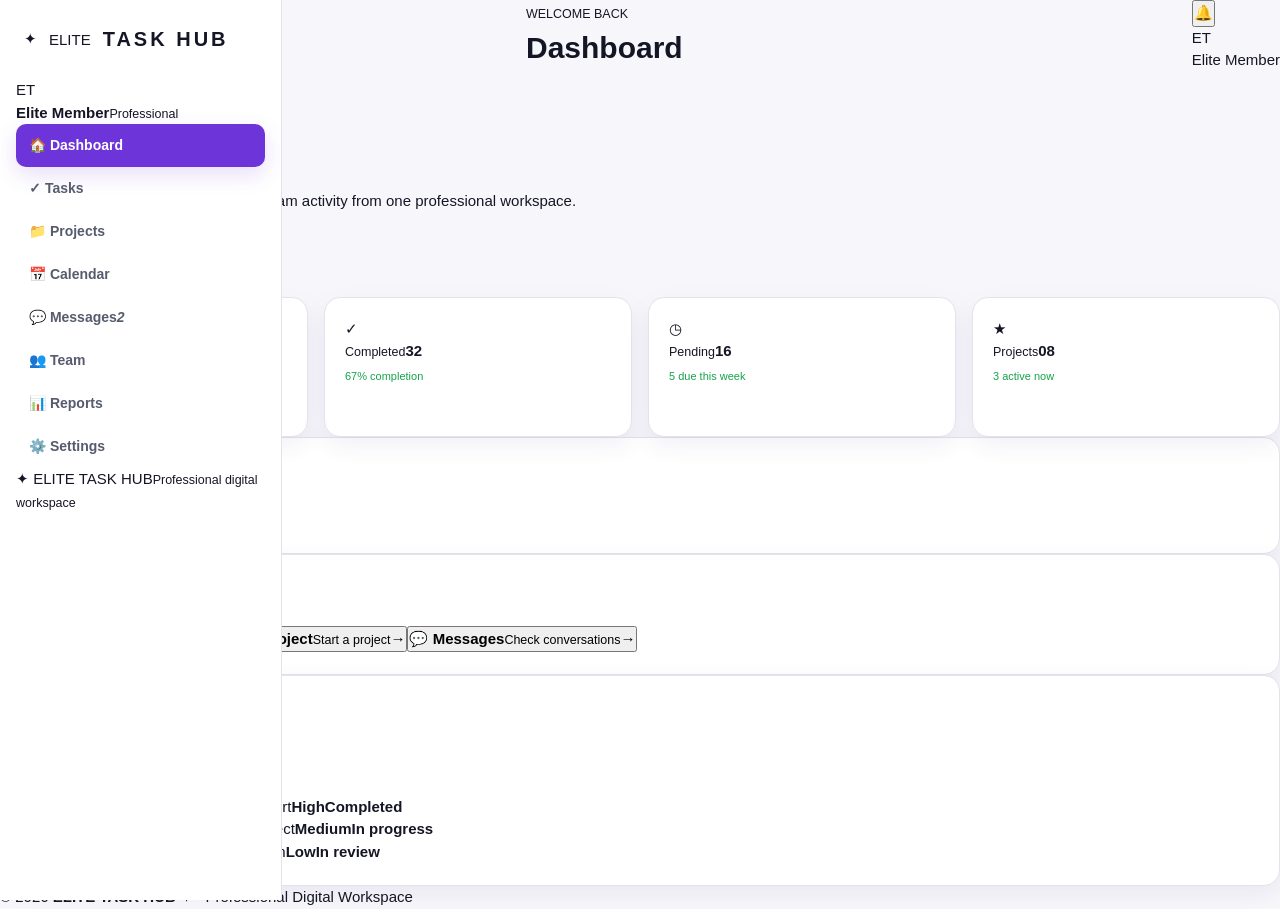
<file: index(1).html>
<!doctype html><html><head><meta charset="utf-8"><meta name="viewport" content="width=device-width,initial-scale=1"><title>ELITE TASK HUB ✦</title><link rel="icon" href="data:image/svg+xml,%3Csvg xmlns='http://www.w3.org/2000/svg' viewBox='0 0 100 100'%3E%3Crect width='100' height='100' rx='22' fill='%23080b16'/%3E%3Ctext x='50' y='68' text-anchor='middle' font-size='58' fill='%239b8cff'%3E✦%3C/text%3E%3C/svg%3E"><link rel="stylesheet" href="style.css"></head><body>
<div class="layout"><aside class="sidebar" id="sidebar"><div class="brand">✦ <span>ELITE</span> <b>TASK HUB</b></div><div class="member"><div class="avatar">ET</div><div><strong>Elite Member</strong><small>Professional</small></div></div><nav>
<button class="nav active" data-page="dashboard">🏠 Dashboard</button><button class="nav" data-page="tasks">✓ Tasks</button><button class="nav" data-page="projects">📁 Projects</button><button class="nav" data-page="calendar">📅 Calendar</button><button class="nav" data-page="messages">💬 Messages <i>2</i></button><button class="nav" data-page="team">👥 Team</button><button class="nav" data-page="reports">📊 Reports</button><button class="nav" data-page="settings">⚙️ Settings</button></nav><div class="side-note">✦ ELITE TASK HUB<small>Professional digital workspace</small></div></aside>
<main class="main"><header class="topbar"><button class="menu" id="menu">☰</button><div><small class="overline">WELCOME BACK</small><h1 id="title">Dashboard</h1></div><div class="topright"><button class="bell">🔔</button><div class="user"><div class="avatar sm">ET</div><span>Elite Member</span></div></div></header>
<section class="page active" id="dashboard"><div class="hero"><div><label>✦ ELITE TASK HUB</label><h2>Your work,<br><span>beautifully organized.</span></h2><p>Manage tasks, projects, messages and team activity from one professional workspace.</p><button class="primary" data-go="tasks">View My Tasks →</button></div><div class="spark">✦</div></div>
<div class="stats"><div class="stat"><div class="ico violet">✓</div><small>Total Tasks</small><strong>48</strong><em>+12% this month</em></div><div class="stat"><div class="ico blue">✓</div><small>Completed</small><strong>32</strong><em>67% completion</em></div><div class="stat"><div class="ico pink">◷</div><small>Pending</small><strong>16</strong><em>5 due this week</em></div><div class="stat"><div class="ico gold">★</div><small>Projects</small><strong>08</strong><em>3 active now</em></div></div>
<div class="two"><div class="panel"><div class="panelhead"><div><h3>Task Progress</h3><small>Weekly overview</small></div></div><div class="chart"><div class="bars"><span style="height:42%"></span><span style="height:64%"></span><span style="height:50%"></span><span style="height:78%"></span><span style="height:58%"></span><span style="height:88%"></span><span style="height:72%"></span></div><div class="days"><b>Mon</b><b>Tue</b><b>Wed</b><b>Thu</b><b>Fri</b><b>Sat</b><b>Sun</b></div></div></div>
<div class="panel"><div class="panelhead"><div><h3>Quick Actions</h3><small>Jump right in</small></div></div><div class="quick"><button data-go="tasks">✓ <span><b>New Task</b><small>Create a task</small></span>→</button><button data-go="projects">📁 <span><b>New Project</b><small>Start a project</small></span>→</button><button data-go="messages">💬 <span><b>Messages</b><small>Check conversations</small></span>→</button></div></div></div>
<div class="panel"><div class="panelhead"><div><h3>Recent Tasks</h3><small>Your latest activity</small></div><button class="link" data-go="tasks">View all →</button></div><div class="table"><div class="tr th"><span>Task</span><span>Project</span><span>Priority</span><span>Status</span></div><div class="tr"><span>Finalize business report</span><span>Business Report</span><b class="priority high">High</b><b class="status done">Completed</b></div><div class="tr"><span>Update product spreadsheet</span><span>Data Project</span><b class="priority medium">Medium</b><b class="status progress">In progress</b></div><div class="tr"><span>Review presentation slides</span><span>Presentation</span><b class="priority low">Low</b><b class="status review">In review</b></div></div></div></section>
<section class="page" id="tasks"><div class="intro"><label>TASKS</label><h2>My Tasks</h2><p>Stay on top of your daily work.</p></div><div class="taskgrid"><div class="task"><b>Finalize business report</b><span>📄 Business Report</span><strong class="high">HIGH</strong><small>Due today • 100%</small></div><div class="task"><b>Update product spreadsheet</b><span>📊 Data Project</span><strong class="medium">MEDIUM</strong><small>Due tomorrow • 72%</small></div><div class="task"><b>Review presentation slides</b><span>🎨 Presentation</span><strong class="low">LOW</strong><small>Due Aug 20 • 88%</small></div><div class="task"><b>Proofread final document</b><span>📝 Documents</span><strong class="medium">MEDIUM</strong><small>Due Aug 22 • 40%</small></div></div></section>
<section class="page" id="projects"><div class="intro"><label>PROJECTS</label><h2>My Projects</h2><p>Track active and completed projects.</p></div><div class="cards"><article>📄<h3>Business Report</h3><p>Documents</p><div class="line"><i style="width:100%"></i></div><small>Completed · 100%</small></article><article>📊<h3>Data Project</h3><p>Data Organization</p><div class="line"><i style="width:72%"></i></div><small>In progress · 72%</small></article><article>🎨<h3>Presentation</h3><p>Design</p><div class="line"><i style="width:88%"></i></div><small>In review · 88%</small></article></div></section>
<section class="page" id="calendar"><div class="intro"><label>CALENDAR</label><h2>August 2026</h2><p>Your upcoming deadlines and events.</p></div><div class="calendar"><div class="calhead">MON TUE WED THU FRI SAT SUN</div><div class="calgrid"><div class='day '>1</div><div class='day '>2</div><div class='day '>3</div><div class='day '>4</div><div class='day '>5</div><div class='day '>6</div><div class='day '>7</div><div class='day '>8</div><div class='day '>9</div><div class='day '>10</div><div class='day '>11</div><div class='day '>12</div><div class='day '>13</div><div class='day '>14</div><div class='day '>15</div><div class='day '>16</div><div class='day today'>17</div><div class='day '>18</div><div class='day '>19</div><div class='day '>20</div><div class='day '>21</div><div class='day '>22</div><div class='day '>23</div><div class='day '>24</div><div class='day '>25</div><div class='day '>26</div><div class='day '>27</div><div class='day '>28</div><div class='day '>29</div><div class='day '>30</div><div class='day '>31</div></div></div></section>
<section class="page" id="messages"><div class="intro"><label>MESSAGES</label><h2>Messages</h2><p>Stay connected with your workspace.</p></div><div class="messages"><div class="msg"><div class="avatar">ES</div><div><b>Elite Support</b><p>Your document request has been received.</p><small>Today · 10:42 AM</small></div><strong>NEW</strong></div><div class="msg"><div class="avatar bluebg">PD</div><div><b>Project Desk</b><p>Your presentation is now in review.</p><small>Yesterday · 4:20 PM</small></div></div></div></section>
<section class="page" id="team"><div class="intro"><label>TEAM</label><h2>Team Members</h2><p>Your workspace team.</p></div><div class="cards"><article><div class="avatar">ET</div><h3>Elite Member</h3><p>Owner · Professional</p><b>Active</b></article><article><div class="avatar bluebg">DS</div><h3>Design Support</h3><p>Designer</p><b>Active</b></article><article><div class="avatar pinkbg">PS</div><h3>Project Support</h3><p>Project Manager</p><b>Active</b></article></div></section>
<section class="page" id="reports"><div class="intro"><label>REPORTS</label><h2>Reports & Analytics</h2><p>Workspace performance overview.</p></div><div class="stats"><div class="stat"><div class="ico violet">✓</div><small>Completion Rate</small><strong>67%</strong><em>+8% this month</em></div><div class="stat"><div class="ico blue">◷</div><small>On Time</small><strong>91%</strong><em>Excellent</em></div><div class="stat"><div class="ico pink">★</div><small>Quality Score</small><strong>4.9</strong><em>Outstanding</em></div></div></section>
<section class="page" id="settings"><div class="intro"><label>SETTINGS</label><h2>Settings</h2><p>Customize your workspace preferences.</p></div><div class="settings"><div><b>🔔 Notifications</b><span>Receive project and task updates</span><input type="checkbox" checked></div><div><b>🌙 Dark Mode</b><span>Use the premium dark workspace theme</span><input type="checkbox" checked></div><div><b>✉️ Email Updates</b><span>Receive important workspace emails</span><input type="checkbox"></div></div></section>
<footer>© 2026 <b>ELITE TASK HUB ✦</b> · Professional Digital Workspace</footer></main></div><script src="script.js"></script></body></html>
</file>
<file: style.css>
*{
    box-sizing:border-box;
    margin:0;
    padding:0;
}

:root{
    --bg:#f7f7fb;
    --surface:#ffffff;
    --surface-2:#faf9fd;
    --text:#151625;
    --text-soft:#606579;
    --muted:#9298aa;
    --border:#e4e2eb;

    --purple:#6d35d9;
    --purple-dark:#5122b8;
    --purple-light:#8b5cf6;
    --purple-soft:#f0eaff;

    --success:#16a34a;
    --danger:#dc2626;

    --shadow:0 8px 25px rgba(57,31,112,.07);
    --shadow-purple:0 8px 22px rgba(109,53,217,.16);

    --radius:16px;
}

html{
    scroll-behavior:smooth;
}

body{
    min-height:100vh;
    background:var(--bg);
    color:var(--text);
    font-family:Inter,"Segoe UI",Arial,sans-serif;
    font-size:15px;
    line-height:1.5;
    overflow-x:hidden;
}

button,
input,
textarea,
select{
    font:inherit;
}

button{
    cursor:pointer;
}

img{
    max-width:100%;
    display:block;
}

button,
a{
    -webkit-tap-highlight-color:transparent;
}


/* =========================================================
   APP
========================================================= */

.app-shell{
    min-height:100vh;
    width:100%;
    display:flex;
}


/* =========================================================
   SIDEBAR
========================================================= */

.sidebar{
    position:fixed;
    left:0;
    top:0;
    bottom:0;

    width:282px;
    min-width:282px;

    background:var(--surface);
    border-right:1px solid var(--border);

    padding:24px 16px;

    overflow-y:auto;

    z-index:2000;

    display:flex;
    flex-direction:column;

    transition:transform .25s ease;
}

.sidebar::-webkit-scrollbar{
    width:7px;
}

.sidebar::-webkit-scrollbar-thumb{
    background:#ddd6f2;
    border-radius:20px;
}


/* =========================================================
   BRAND
========================================================= */

.brand{
    width:100%;
    border:0;
    background:transparent;

    display:flex;
    align-items:center;
    gap:12px;

    padding:0 8px 25px;

    text-align:left;

    color:var(--text);
}

.brand img{
    width:48px;
    height:48px;
    object-fit:cover;
    border-radius:50%;
}

.brand span{
    display:flex;
    flex-direction:column;
    line-height:1;
}

.brand b{
    font-size:20px;
    letter-spacing:3px;
    font-weight:900;
}

.brand small{
    margin-top:6px;
    font-size:9px;
    letter-spacing:2px;
    color:#9a94ad;
}


/* =========================================================
   PROFILE
========================================================= */

.profile-mini{
    display:flex;
    align-items:center;
    gap:11px;

    padding:15px 8px;

    border-bottom:1px solid var(--border);

    margin-bottom:18px;
}

.profile-mini .avatar-img{
    width:46px;
    height:46px;
    min-width:46px;

    border-radius:50%;
    object-fit:cover;

    border:2px solid #eee8ff;
}

.profile-mini div{
    min-width:0;
}

.profile-mini strong{
    display:block;

    font-size:13px;
    font-weight:800;

    color:var(--text);

    white-space:nowrap;
    overflow:hidden;
    text-overflow:ellipsis;
}

.profile-mini span:not(.online-dot){
    display:block;

    color:var(--muted);

    font-size:11px;

    margin-top:3px;
}

.online-dot{
    margin-left:auto;
    color:#22c55e;
    font-size:11px;
}


/* =========================================================
   NAV
========================================================= */

.sidebar-nav{
    flex:1;
    overflow-y:auto;

    display:flex;
    flex-direction:column;
    gap:4px;
}

.section-title{
    color:#9298a8;
    font-size:10px;
    font-weight:800;
    letter-spacing:1.8px;

    margin:10px 10px 5px;
}

.nav{
    width:100%;

    min-height:43px;

    display:flex;
    align-items:center;

    padding:10px 13px;

    border:0;
    border-radius:10px;

    background:transparent;
    color:#565b6d;

    font-size:14px;
    font-weight:600;

    text-align:left;

    transition:.18s ease;
}

.nav:hover{
    background:#f5f1ff;
    color:var(--purple);
}

.nav.active{
    background:var(--purple);
    color:#fff !important;
    box-shadow:var(--shadow-purple);
}


/* =========================================================
   SIDEBAR FOOTER
========================================================= */

.sidebar-footer{
    margin-top:18px;
    padding-top:13px;

    border-top:1px solid var(--border);

    display:flex;
    flex-direction:column;
    gap:4px;
}

.side-action{
    width:100%;
    min-height:43px;

    border:0;
    background:transparent;

    border-radius:10px;

    padding:10px 13px;

    color:#565b6d;

    font-size:14px;
    font-weight:600;

    text-align:left;

    transition:.18s ease;
}

.side-action:hover{
    background:#f5f1ff;
    color:var(--purple);
}

.side-action.danger{
    color:var(--danger);
}

.side-action.danger:hover{
    background:#fff1f2;
}


/* =========================================================
   MAIN
========================================================= */

.main-content{
    margin-left:282px;

    width:calc(100% - 282px);

    min-height:100vh;

    padding:34px;
}


/* =========================================================
   TOPBAR
========================================================= */

.topbar{
    display:flex;
    align-items:center;
    justify-content:space-between;

    gap:20px;

    margin-bottom:28px;
}

.topbar-left{
    display:flex;
    align-items:center;
    gap:10px;
}

.eyebrow{
    display:block;

    color:var(--purple-light);

    font-size:11px;
    font-weight:800;

    letter-spacing:2px;
    text-transform:uppercase;
}

#pageTitle{
    margin-top:4px;

    font-size:30px;
    line-height:1.15;

    font-weight:850;

    color:var(--text);
}

.top-actions{
    display:flex;
    align-items:center;
    gap:10px;
}

.icon-btn{
    width:44px;
    height:44px;

    border:1px solid var(--border);
    border-radius:12px;

    background:var(--surface);
    color:var(--text);

    display:grid;
    place-items:center;

    box-shadow:var(--shadow);

    transition:.18s ease;
}

.icon-btn:hover{
    border-color:#cbb9f7;
    color:var(--purple);
}

.top-user{
    min-height:46px;

    display:flex;
    align-items:center;
    gap:10px;

    padding:4px 14px 4px 5px;

    border:1px solid var(--border);
    border-radius:14px;

    background:var(--surface);

    color:var(--text);

    font-weight:700;
}

.top-user img{
    width:38px;
    height:38px;

    border-radius:50%;
    object-fit:cover;
}

.outline-danger{
    min-height:44px;

    padding:0 16px;

    border:1px solid #fecaca;
    border-radius:12px;

    background:var(--surface);

    color:#dc2626;

    font-weight:700;
}

.outline-danger:hover{
    background:#fff1f2;
}

.mobile-menu-btn{
    display:none;

    width:44px;
    height:44px;

    border:1px solid var(--border);
    border-radius:12px;

    background:var(--surface);
    color:var(--text);

    font-size:21px;
}


/* =========================================================
   SIDEBAR MOBILE OVERLAY
========================================================= */

.sidebar-overlay{
    display:none;

    position:fixed;
    inset:0;

    background:rgba(0,0,0,.45);

    z-index:1900;
}

body.menu-open{
    overflow:hidden;
}

body.menu-open .sidebar-overlay{
    display:block;
}


/* =========================================================
   PAGES
========================================================= */

.page{
    display:none;
}

.page.active{
    display:block;
}


/* =========================================================
   BADGE
========================================================= */

.mode-badge{
    display:inline-flex;
    align-items:center;

    padding:7px 13px;

    border-radius:999px;

    background:var(--purple-soft);
    color:var(--purple);

    font-size:11px;
    font-weight:800;

    letter-spacing:1px;

    margin-bottom:13px;
}

.client-badge{
    background:#fff4d6;
    color:#9a6900;
}


/* =========================================================
   HERO
========================================================= */

.hero-card{
    position:relative;

    min-height:270px;

    display:flex;
    align-items:center;
    justify-content:space-between;

    overflow:hidden;

    background:var(--surface);

    border:1px solid #ded5f6;
    border-radius:18px;

    padding:38px;

    box-shadow:var(--shadow);
}

.hero-card::before{
    content:"";

    position:absolute;

    width:420px;
    height:300px;

    right:-80px;
    top:-80px;

    background:radial-gradient(
        circle,
        rgba(139,92,246,.20),
        rgba(139,92,246,.08) 45%,
        transparent 72%
    );

    pointer-events:none;
}

.hero-copy{
    position:relative;
    z-index:2;

    max-width:68%;
}

.hero-copy h2{
    color:var(--text);

    font-size:34px;
    line-height:1.2;

    font-weight:850;

    margin-bottom:14px;
}

.hero-copy h2 span{
    color:var(--purple-light);
}

.hero-copy p{
    color:var(--text-soft);

    font-size:15px;
    line-height:1.7;

    max-width:720px;

    margin-bottom:22px;
}

.hero-buttons{
    display:flex;
    gap:10px;
    flex-wrap:wrap;
}

.primary,
.secondary,
.danger{
    min-height:44px;

    padding:10px 18px;

    border-radius:10px;

    font-weight:700;

    transition:.18s ease;
}

.primary{
    border:0;

    background:var(--purple);
    color:#fff;

    box-shadow:var(--shadow-purple);
}

.primary:hover{
    background:var(--purple-dark);
    transform:translateY(-1px);
}

.secondary{
    border:1px solid var(--border);

    background:var(--surface);
    color:var(--text);
}

.secondary:hover{
    border-color:#c9b6f5;
    color:var(--purple);
}

.danger{
    border:0;

    background:#fff1f2;
    color:#dc2626;
}


/* =========================================================
   HERO ART
========================================================= */

.hero-art{
    position:relative;
    z-index:2;

    width:270px;
    height:190px;

    display:flex;
    align-items:center;
    justify-content:center;

    flex-shrink:0;
}

.glow{
    position:absolute;

    width:220px;
    height:170px;

    border-radius:50%;

    background:radial-gradient(
        circle,
        rgba(139,92,246,.18),
        transparent 70%
    );
}

.hero-person{
    position:relative;
    z-index:2;

    width:92px;
    height:92px;

    display:grid;
    place-items:center;

    border-radius:18px;

    background:var(--surface);

    font-size:50px;

    box-shadow:0 10px 30px rgba(49,32,91,.12);
}

.hero-float{
    position:absolute;
    z-index:3;

    width:52px;
    height:52px;

    display:grid;
    place-items:center;

    background:var(--surface);

    border-radius:14px;

    box-shadow:0 8px 20px rgba(49,32,91,.12);

    font-size:22px;
}

.hero-float.one{
    top:10px;
    right:10px;
}

.hero-float.two{
    bottom:5px;
    left:18px;

    color:#16a34a;
}


/* =========================================================
   STATS
========================================================= */

.stats{
    display:grid;

    grid-template-columns:repeat(4,minmax(0,1fr));

    gap:16px;

    margin-top:18px;
}

.stat{
    background:var(--surface);

    border:1px solid var(--border);

    border-radius:16px;

    padding:20px;

    min-height:140px;

    box-shadow:var(--shadow);
}

.stat .icon{
    font-size:21px;
}

.stat h3{
    color:var(--text);

    font-size:24px;

    margin:8px 0 2px;
}

.stat p{
    color:var(--muted);

    font-size:13px;
}

.stat em{
    display:block;

    color:var(--success);

    font-size:11px;

    margin-top:5px;

    font-style:normal;
}


/* =========================================================
   DASHBOARD
========================================================= */

.dashboard-grid{
    display:grid;

    grid-template-columns:1.15fr .85fr;

    gap:18px;

    margin-top:18px;
}

.panel{
    background:var(--surface);

    border:1px solid var(--border);

    border-radius:16px;

    padding:22px;

    box-shadow:var(--shadow);
}

.panel-head{
    display:flex;

    align-items:center;
    justify-content:space-between;

    gap:15px;

    margin-bottom:18px;
}

.panel-head h3{
    color:var(--text);

    font-size:18px;
    font-weight:800;
}

.panel-head p{
    color:var(--muted);

    font-size:12px;

    margin-top:2px;
}

.text-link{
    border:0;
    background:transparent;

    color:var(--purple-light);

    font-size:13px;
    font-weight:700;
}


/* =========================================================
   ACTIVITY
========================================================= */

.activity-row{
    display:flex;

    gap:10px;

    padding:11px 0;

    border-bottom:1px solid var(--border);
}

.activity-row:last-child{
    border-bottom:0;
}

.activity-icon{
    width:34px;
    height:34px;

    min-width:34px;

    border-radius:9px;

    background:var(--purple-soft);

    display:grid;
    place-items:center;
}

.activity-row strong{
    color:var(--text);

    display:block;
}

.activity-row span{
    display:block;

    color:var(--muted);

    font-size:11px;

    margin-top:3px;
}


/* =========================================================
   PAGE HEADINGS
========================================================= */

.page-heading{
    margin-bottom:22px;
}

.page-heading span{
    color:var(--purple-light);

    font-size:11px;
    font-weight:800;

    letter-spacing:2px;
}

.page-heading h2{
    color:var(--text);

    font-size:28px;
    font-weight:850;

    margin-top:4px;
}

.page-heading p{
    color:var(--muted);

    margin-top:4px;
}


/* =========================================================
   CARDS
========================================================= */

.card-grid{
    display:grid;

    grid-template-columns:
        repeat(2,minmax(0,1fr));

    gap:16px;
}

.card,
.job-card,
.application-card,
.project-card{
    background:var(--surface);

    border:1px solid var(--border);

    border-radius:14px;

    padding:18px;

    box-shadow:var(--shadow);

    transition:.18s ease;
}

.card:hover,
.job-card:hover,
.application-card:hover,
.project-card:hover{
    border-color:#d4c5f4;

    transform:translateY(-2px);
}

.card h3,
.job-card h3,
.application-card h3,
.project-card h3{
    color:var(--text);

    font-size:16px;

    font-weight:800;

    margin-bottom:7px;
}

.card p,
.job-card p,
.application-card p,
.project-card p{
    color:var(--text-soft);

    font-size:13px;

    line-height:1.55;
}

.meta{
    display:flex;
    flex-wrap:wrap;

    gap:7px;

    margin:13px 0;
}

.pill{
    padding:5px 8px;

    border-radius:20px;

    background:var(--purple-soft);

    color:var(--text-soft);

    font-size:10px;
}

.pill.accepted{
    color:#15803d;
}

.pill.rejected{
    color:#dc2626;
}

.card-actions{
    display:flex;

    gap:8px;

    margin-top:13px;

    flex-wrap:wrap;
}

.loading,
.empty{
    padding:35px 20px;

    text-align:center;

    color:var(--muted);
}


/* =========================================================
   PROFILE
========================================================= */

.profile-layout{
    display:grid;

    grid-template-columns:360px 1fr;

    gap:18px;

    align-items:start;
}

.form-panel{
    background:var(--surface);

    border:1px solid var(--border);

    border-radius:16px;

    padding:25px;

    box-shadow:var(--shadow);
}

.profile-preview-card{
    text-align:center;
}

.profile-photo{
    width:150px;
    height:150px;

    border-radius:50%;

    overflow:hidden;

    border:4px solid #8b4fff;

    margin:4px auto 16px;

    background:#eee;

    display:flex;
    align-items:center;
    justify-content:center;
}

.profile-large{
    width:100%;
    height:100%;

    border-radius:50%;

    object-fit:cover;
}

.profile-photo-actions{
    display:flex;

    justify-content:center;

    gap:8px;

    flex-wrap:wrap;

    margin-bottom:10px;
}

.photo-button{
    display:inline-flex;

    align-items:center;
    justify-content:center;

    cursor:pointer;
}

.muted{
    color:var(--muted);

    font-size:12px;
}

.profile-preview-info{
    width:100%;

    margin-top:20px;

    padding-top:20px;

    border-top:1px solid var(--border);
}

.profile-preview-info h3{
    color:var(--text);

    font-size:21px;

    font-weight:800;
}

.profile-preview-info p{
    color:var(--text-soft);

    margin-top:5px;

    overflow-wrap:anywhere;
}

.profile-preview-info p:first-of-type{
    color:var(--purple);
    font-weight:700;
}


/* =========================================================
   FORMS
========================================================= */

.form-panel h3{
    color:var(--text);

    font-size:20px;

    font-weight:800;
}

.form-grid{
    display:grid;

    grid-template-columns:1fr 1fr;

    gap:16px;

    margin-top:20px;
}

.form-grid label{
    color:var(--text);

    font-size:13px;
    font-weight:700;
}

.form-grid label.full{
    grid-column:1/-1;
}

.form-grid input,
.form-grid textarea,
.form-grid select{
    display:block;

    width:100%;

    margin-top:7px;

    border:1px solid var(--border);

    border-radius:10px;

    background:var(--surface);

    color:var(--text);

    padding:11px 13px;

    outline:none;
}

.form-grid textarea{
    min-height:120px;

    resize:vertical;
}

.form-grid input:focus,
.form-grid textarea:focus,
.form-grid select:focus{
    border-color:var(--purple-light);

    box-shadow:
        0 0 0 3px rgba(139,92,246,.10);
}

.form-actions{
    display:flex;

    align-items:center;

    gap:12px;

    margin-top:20px;
}

.form-message{
    font-size:13px;

    font-weight:600;
}


/* =========================================================
   MESSAGES
========================================================= */

.messages-layout{
    display:grid;

    grid-template-columns:300px 1fr;

    min-height:520px;

    gap:0;

    background:var(--surface);

    border:1px solid var(--border);

    border-radius:16px;

    overflow:hidden;

    box-shadow:var(--shadow);
}

.conversation-list{
    border-right:1px solid var(--border);

    overflow-y:auto;
}

.conversation{
    padding:13px;

    border-bottom:1px solid var(--border);

    cursor:pointer;
}

.conversation:hover,
.conversation.active{
    background:var(--purple-soft);
}

.conversation strong{
    display:block;

    color:var(--text);
}

.conversation span{
    display:block;

    color:var(--muted);

    font-size:11px;

    margin-top:4px;
}

.chat-panel{
    display:flex;

    flex-direction:column;

    min-width:0;
}

.chat-head{
    padding:18px;

    border-bottom:1px solid var(--border);
}

.chat-head strong{
    display:block;

    color:var(--text);
}

.chat-head span{
    color:var(--muted);

    font-size:12px;
}

.messages{
    flex:1;

    overflow-y:auto;

    padding:18px;
}

.bubble{
    max-width:75%;

    padding:10px 12px;

    border-radius:12px;

    background:#f1eef8;

    color:var(--text);

    margin:7px 0;
}

.bubble.mine{
    margin-left:auto;

    background:var(--purple);

    color:white;
}

.bubble small{
    display:block;

    font-size:9px;

    margin-top:5px;

    opacity:.7;
}

.composer{
    display:flex;

    gap:10px;

    padding:15px;

    border-top:1px solid var(--border);
}

.composer textarea{
    flex:1;

    min-height:50px;

    resize:none;

    border:1px solid var(--border);

    border-radius:10px;

    padding:10px;

    background:var(--surface);

    color:var(--text);
}


/* =========================================================
   AUTH / LOGIN
========================================================= */

.auth-page{
    min-height:100vh;

    display:grid;
    place-items:center;

    padding:25px;

    background:
        radial-gradient(
            circle at 15% 15%,
            rgba(109,53,217,.25),
            transparent 35%
        ),
        var(--bg);

    color:var(--text);
}

.auth-shell{
    width:min(1050px,100%);

    display:grid;

    grid-template-columns:1fr 430px;

    gap:45px;

    align-items:center;
}

.auth-brand{
    text-align:center;
}

.auth-brand img{
    width:190px;
    height:190px;

    object-fit:cover;

    border-radius:50%;

    margin:0 auto 20px;
}

.auth-brand h1{
    font-size:31px;

    letter-spacing:3px;

    color:var(--text);
}

.auth-brand p{
    margin-top:8px;

    color:var(--purple);
}

.auth-points{
    display:grid;

    gap:8px;

    margin-top:22px;

    color:var(--text-soft);
}

.auth-card{
    background:var(--surface);

    border:1px solid var(--border);

    border-radius:20px;

    padding:28px;

    box-shadow:0 18px 55px rgba(30,20,70,.12);
}

.tabs{
    display:flex;

    gap:5px;

    margin-bottom:22px;
}

.tabs button{
    flex:1;

    border:0;

    background:var(--surface-2);

    color:var(--text-soft);

    padding:11px;

    border-radius:9px;
}

.tabs button.active{
    background:var(--purple);

    color:white;
}

.auth-card form{
    display:grid;

    gap:13px;
}

.auth-card form.hidden{
    display:none;
}

.auth-card h2{
    color:var(--text);

    margin:0;
}

.auth-card p{
    color:var(--muted);

    font-size:12px;
}

.auth-card label{
    display:grid;

    gap:6px;

    color:var(--text-soft);

    font-size:12px;
}

.auth-card input,
.auth-card select{
    width:100%;

    border:1px solid var(--border);

    background:var(--surface);

    color:var(--text);

    border-radius:10px;

    padding:12px;

    outline:none;
}

.auth-card input:focus,
.auth-card select:focus{
    border-color:var(--purple-light);

    box-shadow:
        0 0 0 3px rgba(139,92,246,.10);
}

.remember{
    display:flex;

    justify-content:space-between;

    align-items:center;

    font-size:11px;
}

.remember label{
    display:flex;

    flex-direction:row;

    align-items:center;

    gap:5px;
}

.link-btn{
    border:0;

    background:none;

    color:var(--purple);

    padding:0;

    cursor:pointer;
}

.wide{
    width:100%;
}

.switch-auth{
    text-align:center;
}


/* =========================================================
   ERROR / TOAST
========================================================= */

.firebase-error{
    position:fixed;

    right:15px;
    bottom:15px;

    max-width:430px;

    background:#40151d;

    border:1px solid #8e3341;

    color:#ffd4d9;

    padding:13px;

    border-radius:10px;

    display:none;

    z-index:5000;
}

.toast{
    position:fixed;

    left:50%;

    bottom:25px;

    transform:translate(-50%,20px);

    background:#171321;

    color:white;

    padding:12px 18px;

    border-radius:10px;

    opacity:0;

    pointer-events:none;

    transition:.2s;

    z-index:6000;
}

.toast.show{
    opacity:1;

    transform:translate(-50%,0);
}


/* =========================================================
   DARK MODE
========================================================= */

body.dark{
    --bg:#0f0c18;
    --surface:#171321;
    --surface-2:#211b2d;

    --text:#f8f6ff;
    --text-soft:#c9c3d5;
    --muted:#9891a8;

    --border:#302940;

    --purple:#7542dc;
    --purple-dark:#6030c5;
    --purple-light:#a77aff;

    --purple-soft:#2b2050;
}

body.dark .sidebar{
    background:#171321;
}

body.dark .hero-card,
body.dark .panel,
body.dark .stat,
body.dark .card,
body.dark .form-panel,
body.dark .messages-layout,
body.dark .top-user,
body.dark .icon-btn,
body.dark .outline-danger,
body.dark .secondary,
body.dark .hero-person,
body.dark .hero-float,
body.dark .auth-card{
    background:#171321;
}

body.dark .nav{
    color:#c6bfd2;
}

body.dark .nav:hover{
    background:#251d35;
}

body.dark .side-action{
    color:#c6bfd2;
}

body.dark .side-action:hover{
    background:#251d35;
}

body.dark .form-grid input,
body.dark .form-grid textarea,
body.dark .form-grid select,
body.dark .auth-card input,
body.dark .auth-card select,
body.dark .composer textarea{
    background:#11101a;

    color:#fff;

    border-color:#393148;
}

body.dark .bubble{
    background:#241e32;

    color:#fff;
}

body.dark .auth-page{
    background:
        radial-gradient(
            circle at 15% 15%,
            rgba(109,53,217,.25),
            transparent 35%
        ),
        #0f0c18;
}

body.dark .auth-brand h1{
    color:#fff;
}


/* =========================================================
   TABLET
========================================================= */

@media(max-width:1100px){

    .sidebar{
        width:245px;
        min-width:245px;
    }

    .main-content{
        margin-left:245px;

        width:calc(100% - 245px);

        padding:25px;
    }

    .stats{
        grid-template-columns:repeat(2,1fr);
    }

    .dashboard-grid{
        grid-template-columns:1fr;
    }

    .hero-copy{
        max-width:60%;
    }

}


/* =========================================================
   MOBILE
========================================================= */

@media(max-width:768px){

    .sidebar{
        width:285px;
        min-width:285px;

        transform:translateX(-105%);

        box-shadow:
            15px 0 45px rgba(0,0,0,.18);
    }

    body.menu-open .sidebar{
        transform:translateX(0);
    }

    .main-content{
        margin-left:0;

        width:100%;

        padding:18px;
    }

    .mobile-menu-btn{
        display:grid;
        place-items:center;
    }

    .topbar{
        align-items:flex-start;

        margin-bottom:20px;
    }

    .top-actions{
        gap:5px;
    }

    .top-user{
        display:none;
    }

    .outline-danger{
        display:none;
    }

    #pageTitle{
        font-size:25px;
    }

    .hero-card{
        flex-direction:column;

        align-items:flex-start;

        padding:27px 22px;
    }

    .hero-copy{
        max-width:100%;
    }

    .hero-copy h2{
        font-size:28px;
    }

    .hero-art{
        width:100%;

        height:150px;

        margin-top:10px;
    }

    .stats{
        grid-template-columns:repeat(2,1fr);

        gap:10px;
    }

    .card-grid{
        grid-template-columns:1fr;
    }

    .profile-layout{
        grid-template-columns:1fr;
    }

    .messages-layout{
        grid-template-columns:1fr;
    }

    .conversation-list{
        border-right:0;

        border-bottom:1px solid var(--border);

        max-height:220px;
    }

    .form-grid{
        grid-template-columns:1fr;
    }

    .form-grid label.full{
        grid-column:auto;
    }

    .auth-page{
        padding:15px;
    }

    .auth-shell{
        grid-template-columns:1fr;

        width:100%;
    }

    .auth-brand{
        display:none;
    }

    .auth-card{
        width:100%;

        max-width:500px;

        margin:auto;

        padding:22px;

        border-radius:18px;
    }

}


/* =========================================================
   SMALL MOBILE
========================================================= */

@media(max-width:480px){

    .main-content{
        padding:14px;
    }

    .stats{
        grid-template-columns:1fr;
    }

    .hero-copy h2{
        font-size:25px;
    }

    .hero-buttons{
        flex-direction:column;

        width:100%;
    }

    .hero-buttons button{
        width:100%;
    }

    .panel,
    .form-panel{
        padding:17px;
    }

    .auth-card{
        padding:18px;
    }

}


/* =========================================================
   ACCESSIBILITY
========================================================= */

:focus-visible{
    outline:3px solid rgba(139,92,246,.25);

    outline-offset:2px;
}

::selection{
    background:rgba(139,92,246,.22);
}
</file>
